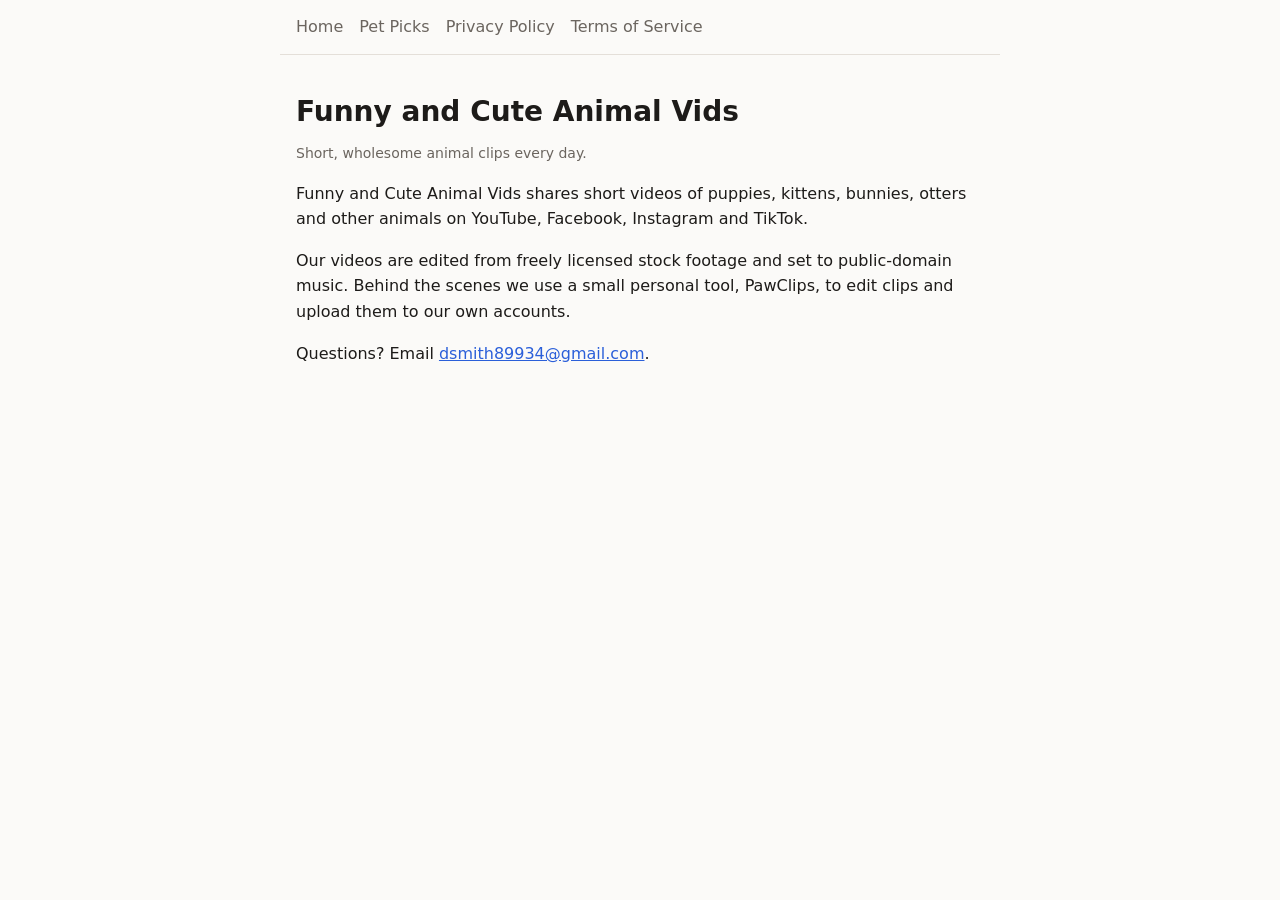
<file: index.html>
<!doctype html>
<html lang="en"><head><meta charset="utf-8"><meta name="viewport" content="width=device-width, initial-scale=1">
<title>Funny and Cute Animal Vids</title><link rel="stylesheet" href="style.css"></head>
<body>
<nav><a href="./">Home</a><a href="picks.html">Pet Picks</a><a href="privacy.html">Privacy Policy</a><a href="terms.html">Terms of Service</a></nav>
<main>
<h1>Funny and Cute Animal Vids</h1>
<p class="muted">Short, wholesome animal clips every day.</p>
<p>Funny and Cute Animal Vids shares short videos of puppies, kittens, bunnies, otters and other animals on YouTube, Facebook, Instagram and TikTok.</p>
<p>Our videos are edited from freely licensed stock footage and set to public-domain music. Behind the scenes we use a small personal tool, PawClips, to edit clips and upload them to our own accounts.</p>
<p>Questions? Email <a href="mailto:dsmith89934@gmail.com">dsmith89934@gmail.com</a>.</p>
</main></body></html>
</file>
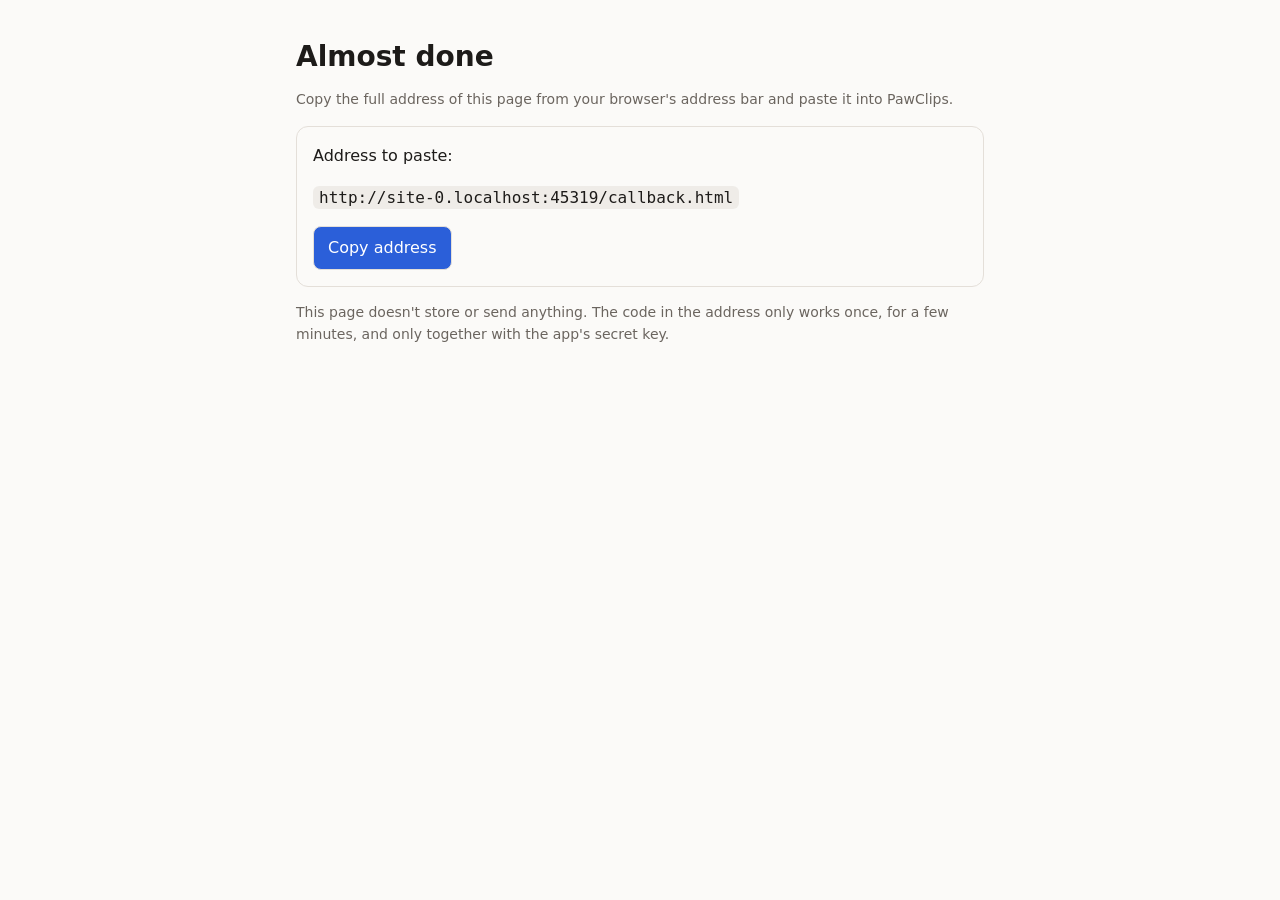
<file: callback.html>
<!doctype html>
<html lang="en"><head><meta charset="utf-8"><meta name="viewport" content="width=device-width, initial-scale=1">
<meta name="robots" content="noindex"><meta name="referrer" content="no-referrer">
<title>TikTok connected</title><link rel="stylesheet" href="style.css"></head>
<body>
<main>
<h1 id="h">Almost done</h1>
<p id="msg" class="muted">Copy the full address of this page from your browser's address bar and paste it into PawClips.</p>
<div class="box">
 <p style="margin-top:0">Address to paste:</p>
 <p><span class="code" id="url"></span></p>
 <button id="copy" type="button">Copy address</button>
</div>
<p class="muted">This page doesn't store or send anything. The code in the address only works once, for a few minutes, and only together with the app's secret key.</p>
</main>
<script>
  var url = location.href;
  var q = new URLSearchParams(location.search);
  document.getElementById('url').textContent = url;
  if (q.get('error')) {
    document.getElementById('h').textContent = 'TikTok login was cancelled';
    document.getElementById('msg').textContent = 'TikTok said: ' + (q.get('error_description') || q.get('error')) + '. Run the login command again.';
  }
  document.getElementById('copy').onclick = function () {
    navigator.clipboard.writeText(url).then(function () {
      document.getElementById('copy').textContent = 'Copied';
    });
  };
</script>
</body></html>
</file>
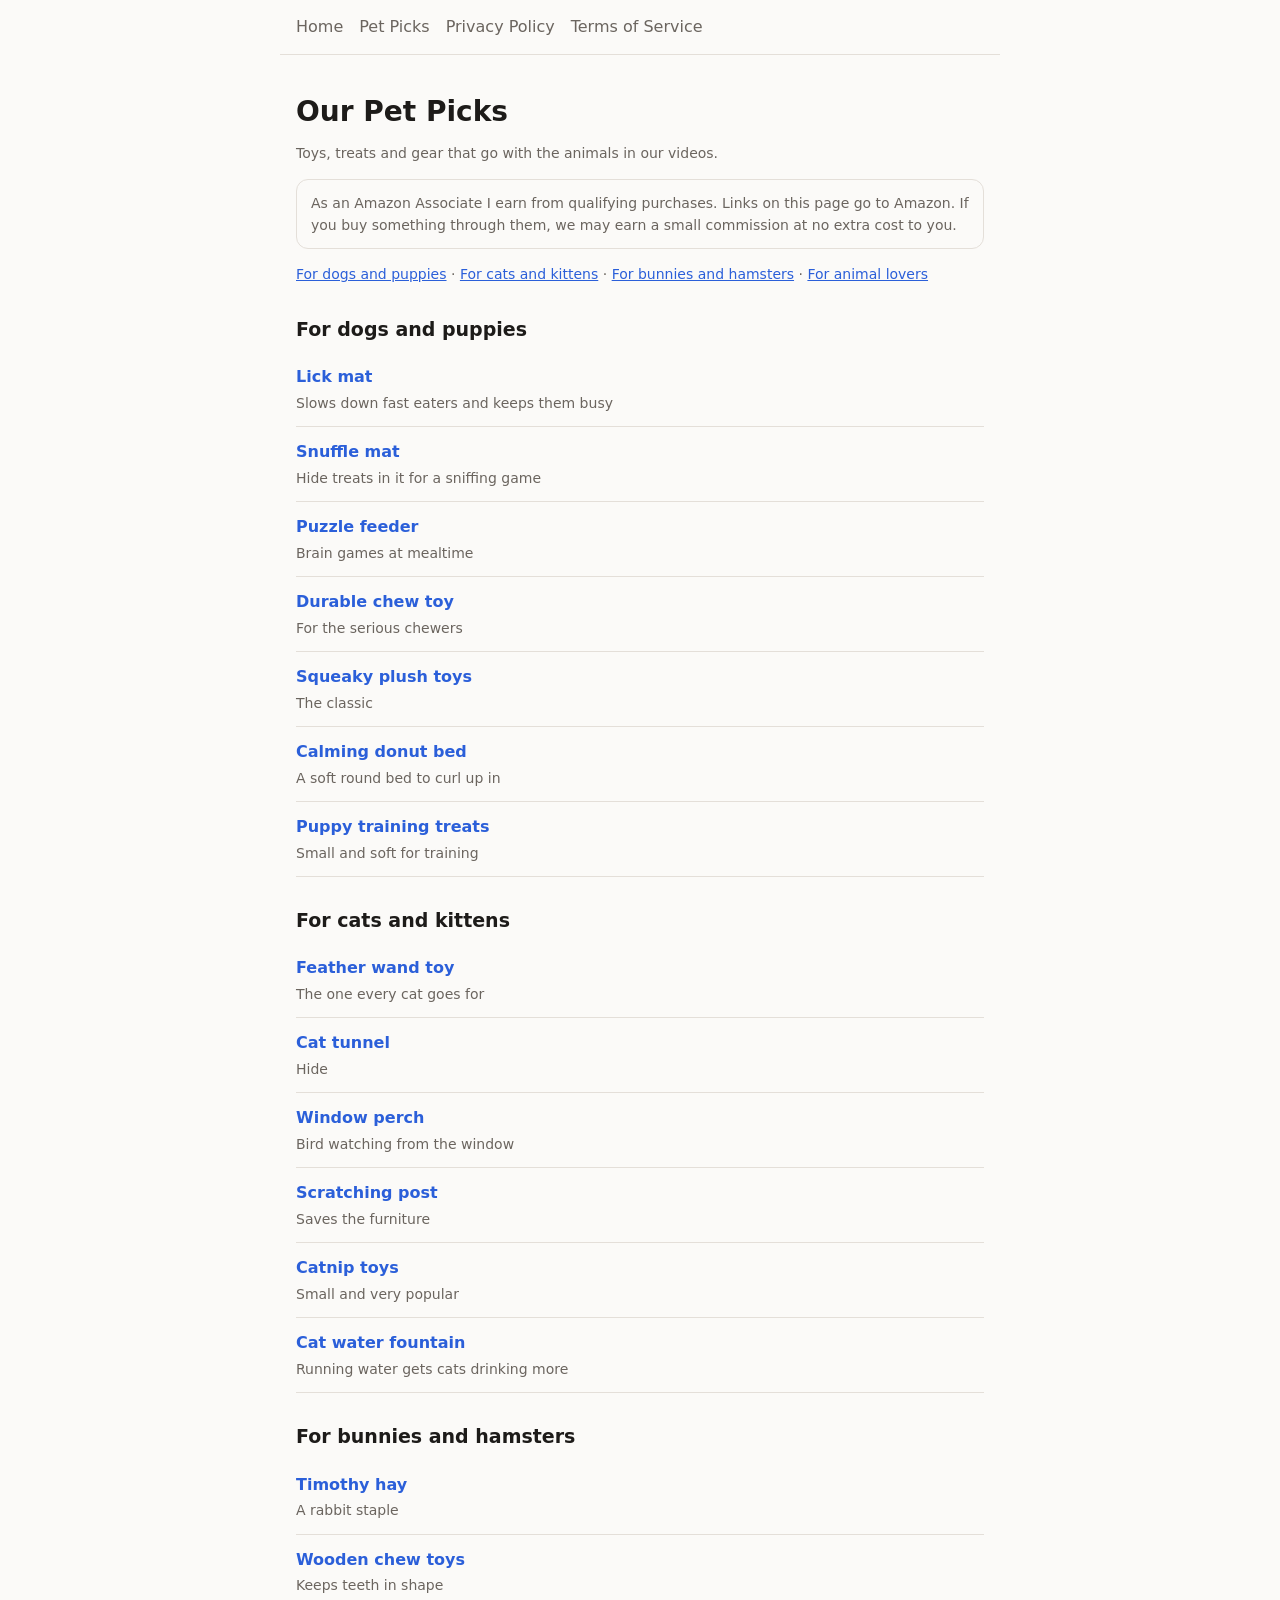
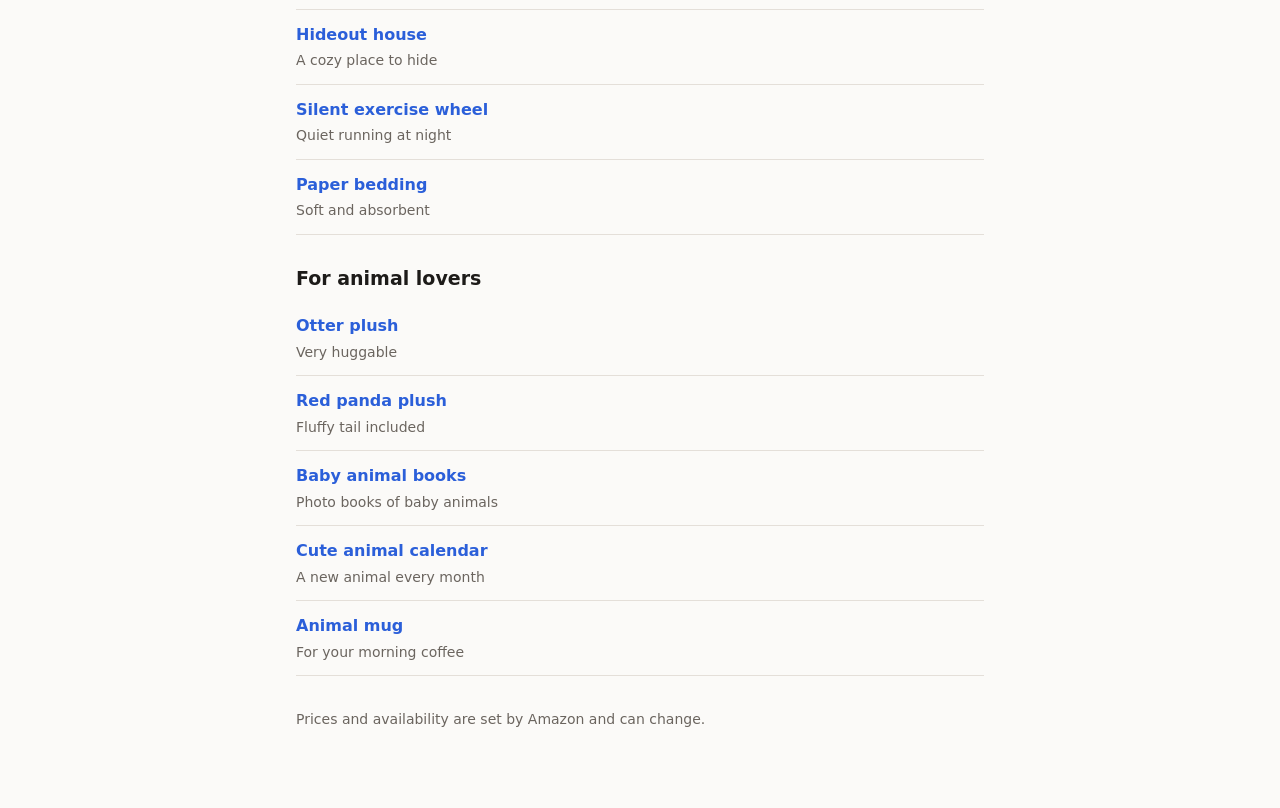
<file: picks.html>
<!doctype html>
<html lang="en"><head><meta charset="utf-8"><meta name="viewport" content="width=device-width, initial-scale=1">
<title>Our Pet Picks</title><link rel="stylesheet" href="style.css">
<style>
 .picks { list-style:none; padding:0; margin:8px 0 0 }
 .picks li { padding:12px 0; border-bottom:1px solid var(--line); display:flex; flex-direction:column; gap:2px }
 .picks a { font-weight:600; text-decoration:none } .note { color:var(--muted); font-size:14px }
 .disclosure { border:1px solid var(--line); border-radius:12px; padding:12px 14px; font-size:14px; color:var(--muted) }
 .toc { font-size:14px; color:var(--muted) }
</style></head>
<body>
<nav><a href="./">Home</a><a href="picks.html">Pet Picks</a><a href="privacy.html">Privacy Policy</a><a href="terms.html">Terms of Service</a></nav>
<main>
<h1>Our Pet Picks</h1>
<p class="muted">Toys, treats and gear that go with the animals in our videos.</p>
<p class="disclosure">As an Amazon Associate I earn from qualifying purchases. Links on this page go to Amazon. If you buy something through them,
we may earn a small commission at no extra cost to you.</p>
<p class="toc"><a href="#dogs">For dogs and puppies</a> · <a href="#cats">For cats and kittens</a> · <a href="#small-pets">For bunnies and hamsters</a> · <a href="#animal-lovers">For animal lovers</a></p>
<section id="dogs">
 <h2>For dogs and puppies</h2>
 <ul class="picks">
  <li><a href="https://www.amazon.com/s?k=lick+mat+for+dogs" target="_blank" rel="sponsored noopener">Lick mat</a><span class="note">Slows down fast eaters and keeps them busy</span></li>
  <li><a href="https://www.amazon.com/s?k=snuffle+mat+for+dogs" target="_blank" rel="sponsored noopener">Snuffle mat</a><span class="note">Hide treats in it for a sniffing game</span></li>
  <li><a href="https://www.amazon.com/s?k=dog+puzzle+toy" target="_blank" rel="sponsored noopener">Puzzle feeder</a><span class="note">Brain games at mealtime</span></li>
  <li><a href="https://www.amazon.com/s?k=durable+dog+chew+toy" target="_blank" rel="sponsored noopener">Durable chew toy</a><span class="note">For the serious chewers</span></li>
  <li><a href="https://www.amazon.com/s?k=squeaky+plush+dog+toys" target="_blank" rel="sponsored noopener">Squeaky plush toys</a><span class="note">The classic</span></li>
  <li><a href="https://www.amazon.com/s?k=calming+donut+dog+bed" target="_blank" rel="sponsored noopener">Calming donut bed</a><span class="note">A soft round bed to curl up in</span></li>
  <li><a href="https://www.amazon.com/s?k=puppy+training+treats" target="_blank" rel="sponsored noopener">Puppy training treats</a><span class="note">Small and soft for training</span></li>
 </ul>
</section>
<section id="cats">
 <h2>For cats and kittens</h2>
 <ul class="picks">
  <li><a href="https://www.amazon.com/s?k=cat+feather+wand+toy" target="_blank" rel="sponsored noopener">Feather wand toy</a><span class="note">The one every cat goes for</span></li>
  <li><a href="https://www.amazon.com/s?k=cat+tunnel" target="_blank" rel="sponsored noopener">Cat tunnel</a><span class="note">Hide</span></li>
  <li><a href="https://www.amazon.com/s?k=cat+window+perch" target="_blank" rel="sponsored noopener">Window perch</a><span class="note">Bird watching from the window</span></li>
  <li><a href="https://www.amazon.com/s?k=tall+cat+scratching+post" target="_blank" rel="sponsored noopener">Scratching post</a><span class="note">Saves the furniture</span></li>
  <li><a href="https://www.amazon.com/s?k=catnip+toys" target="_blank" rel="sponsored noopener">Catnip toys</a><span class="note">Small and very popular</span></li>
  <li><a href="https://www.amazon.com/s?k=cat+water+fountain" target="_blank" rel="sponsored noopener">Cat water fountain</a><span class="note">Running water gets cats drinking more</span></li>
 </ul>
</section>
<section id="small-pets">
 <h2>For bunnies and hamsters</h2>
 <ul class="picks">
  <li><a href="https://www.amazon.com/s?k=timothy+hay+for+rabbits" target="_blank" rel="sponsored noopener">Timothy hay</a><span class="note">A rabbit staple</span></li>
  <li><a href="https://www.amazon.com/s?k=rabbit+wooden+chew+toys" target="_blank" rel="sponsored noopener">Wooden chew toys</a><span class="note">Keeps teeth in shape</span></li>
  <li><a href="https://www.amazon.com/s?k=small+animal+hideout" target="_blank" rel="sponsored noopener">Hideout house</a><span class="note">A cozy place to hide</span></li>
  <li><a href="https://www.amazon.com/s?k=silent+hamster+wheel" target="_blank" rel="sponsored noopener">Silent exercise wheel</a><span class="note">Quiet running at night</span></li>
  <li><a href="https://www.amazon.com/s?k=paper+bedding+small+animals" target="_blank" rel="sponsored noopener">Paper bedding</a><span class="note">Soft and absorbent</span></li>
 </ul>
</section>
<section id="animal-lovers">
 <h2>For animal lovers</h2>
 <ul class="picks">
  <li><a href="https://www.amazon.com/s?k=otter+plush" target="_blank" rel="sponsored noopener">Otter plush</a><span class="note">Very huggable</span></li>
  <li><a href="https://www.amazon.com/s?k=red+panda+plush" target="_blank" rel="sponsored noopener">Red panda plush</a><span class="note">Fluffy tail included</span></li>
  <li><a href="https://www.amazon.com/s?k=baby+animals+photo+book" target="_blank" rel="sponsored noopener">Baby animal books</a><span class="note">Photo books of baby animals</span></li>
  <li><a href="https://www.amazon.com/s?k=cute+animals+wall+calendar" target="_blank" rel="sponsored noopener">Cute animal calendar</a><span class="note">A new animal every month</span></li>
  <li><a href="https://www.amazon.com/s?k=cute+animal+mug" target="_blank" rel="sponsored noopener">Animal mug</a><span class="note">For your morning coffee</span></li>
 </ul>
</section>
<p class="muted" style="margin-top:32px">Prices and availability are set by Amazon and can change.</p>
</main></body></html>
</file>
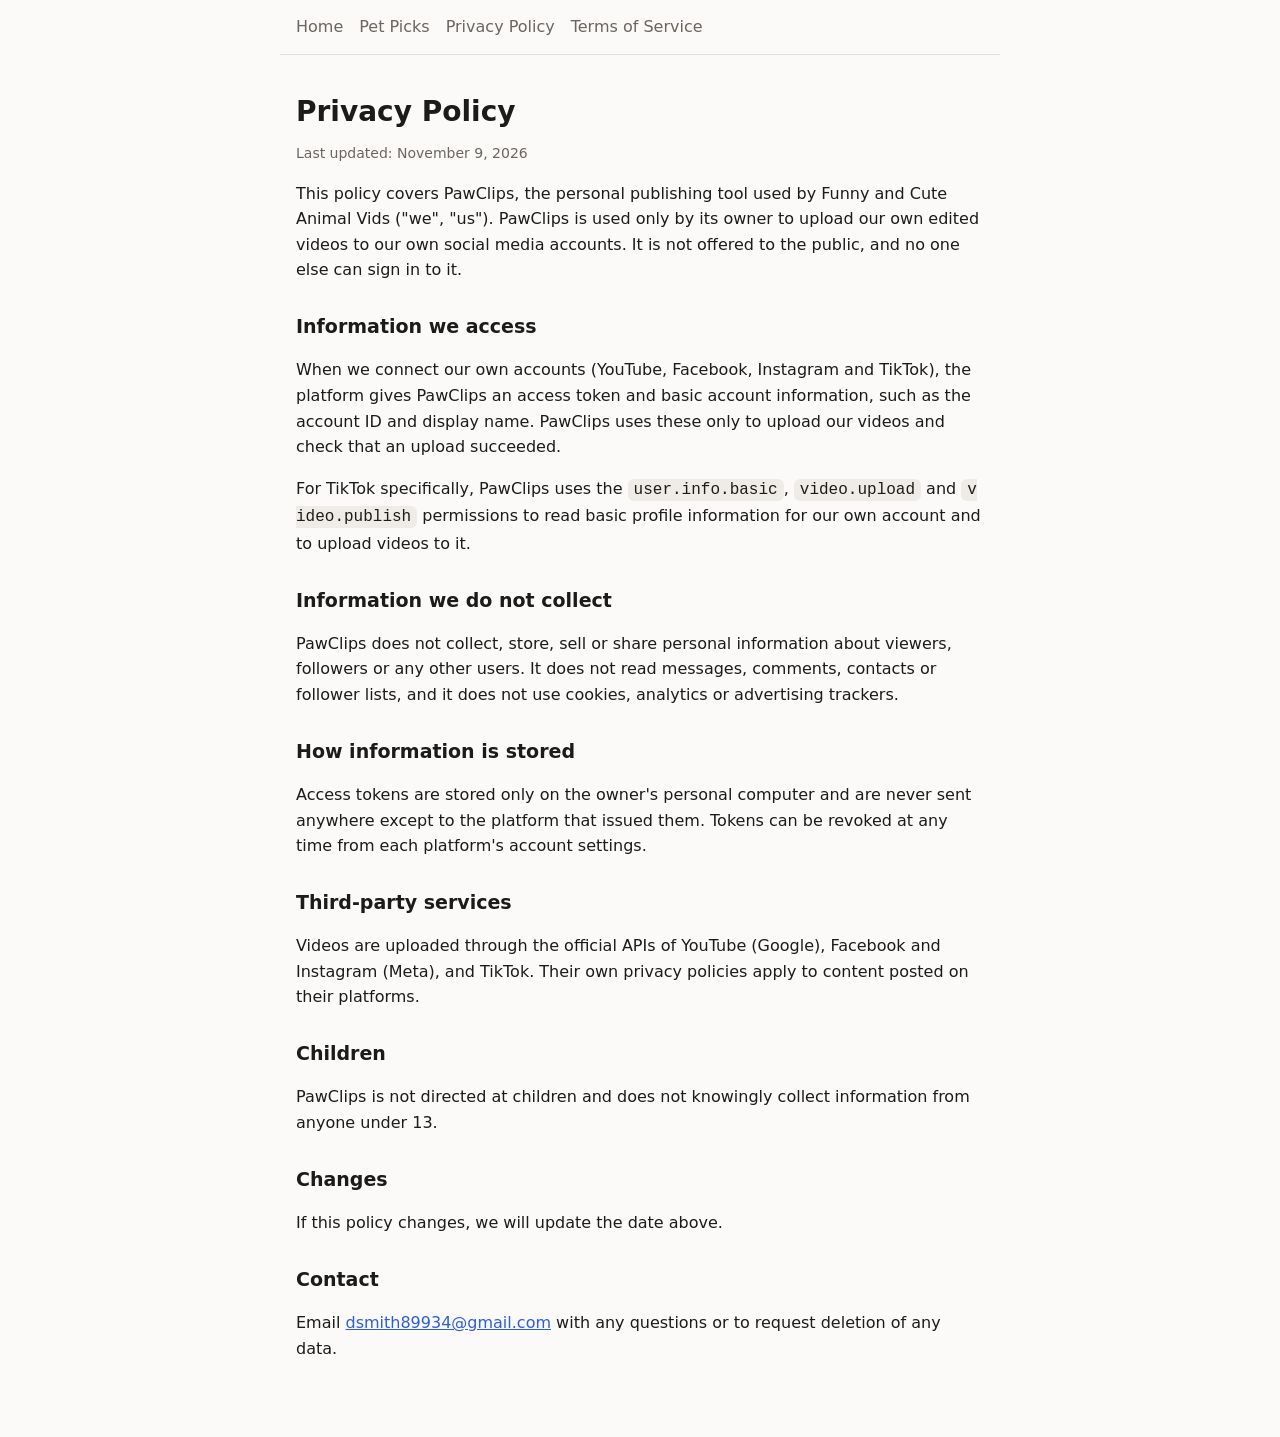
<file: privacy.html>
<!doctype html>
<html lang="en"><head><meta charset="utf-8"><meta name="viewport" content="width=device-width, initial-scale=1">
<title>Privacy Policy</title><link rel="stylesheet" href="style.css"></head>
<body>
<nav><a href="./">Home</a><a href="picks.html">Pet Picks</a><a href="privacy.html">Privacy Policy</a><a href="terms.html">Terms of Service</a></nav>
<main>
<h1>Privacy Policy</h1>
<p class="muted">Last updated: November 9, 2026</p>

<p>This policy covers PawClips, the personal publishing tool used by Funny and Cute Animal Vids ("we", "us"). PawClips is used only by its owner to upload our own edited videos to our own social media accounts. It is not offered to the public, and no one else can sign in to it.</p>

<h2>Information we access</h2>
<p>When we connect our own accounts (YouTube, Facebook, Instagram and TikTok), the platform gives PawClips an access token and basic account information, such as the account ID and display name. PawClips uses these only to upload our videos and check that an upload succeeded.</p>
<p>For TikTok specifically, PawClips uses the <code>user.info.basic</code>, <code>video.upload</code> and <code>video.publish</code> permissions to read basic profile information for our own account and to upload videos to it.</p>

<h2>Information we do not collect</h2>
<p>PawClips does not collect, store, sell or share personal information about viewers, followers or any other users. It does not read messages, comments, contacts or follower lists, and it does not use cookies, analytics or advertising trackers.</p>

<h2>How information is stored</h2>
<p>Access tokens are stored only on the owner's personal computer and are never sent anywhere except to the platform that issued them. Tokens can be revoked at any time from each platform's account settings.</p>

<h2>Third-party services</h2>
<p>Videos are uploaded through the official APIs of YouTube (Google), Facebook and Instagram (Meta), and TikTok. Their own privacy policies apply to content posted on their platforms.</p>

<h2>Children</h2>
<p>PawClips is not directed at children and does not knowingly collect information from anyone under 13.</p>

<h2>Changes</h2>
<p>If this policy changes, we will update the date above.</p>

<h2>Contact</h2>
<p>Email <a href="mailto:dsmith89934@gmail.com">dsmith89934@gmail.com</a> with any questions or to request deletion of any data.</p>
</main></body></html>
</file>
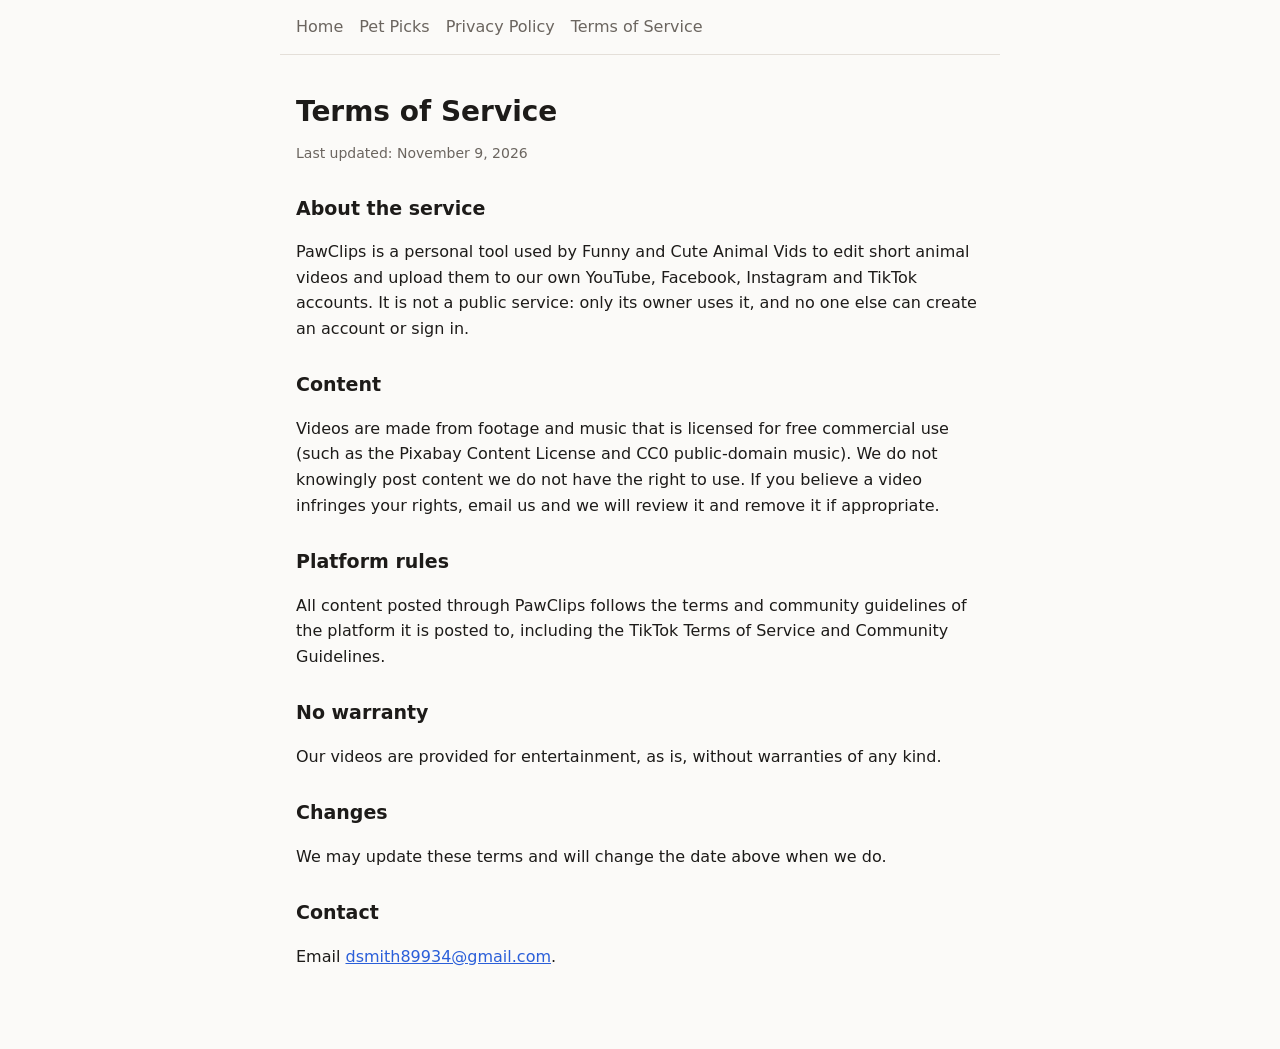
<file: terms.html>
<!doctype html>
<html lang="en"><head><meta charset="utf-8"><meta name="viewport" content="width=device-width, initial-scale=1">
<title>Terms of Service</title><link rel="stylesheet" href="style.css"></head>
<body>
<nav><a href="./">Home</a><a href="picks.html">Pet Picks</a><a href="privacy.html">Privacy Policy</a><a href="terms.html">Terms of Service</a></nav>
<main>
<h1>Terms of Service</h1>
<p class="muted">Last updated: November 9, 2026</p>

<h2>About the service</h2>
<p>PawClips is a personal tool used by Funny and Cute Animal Vids to edit short animal videos and upload them to our own YouTube, Facebook, Instagram and TikTok accounts. It is not a public service: only its owner uses it, and no one else can create an account or sign in.</p>

<h2>Content</h2>
<p>Videos are made from footage and music that is licensed for free commercial use (such as the Pixabay Content License and CC0 public-domain music). We do not knowingly post content we do not have the right to use. If you believe a video infringes your rights, email us and we will review it and remove it if appropriate.</p>

<h2>Platform rules</h2>
<p>All content posted through PawClips follows the terms and community guidelines of the platform it is posted to, including the TikTok Terms of Service and Community Guidelines.</p>

<h2>No warranty</h2>
<p>Our videos are provided for entertainment, as is, without warranties of any kind.</p>

<h2>Changes</h2>
<p>We may update these terms and will change the date above when we do.</p>

<h2>Contact</h2>
<p>Email <a href="mailto:dsmith89934@gmail.com">dsmith89934@gmail.com</a>.</p>
</main></body></html>
</file>
<file: style.css>
:root { --bg:#fbfaf8; --ink:#1d1b19; --muted:#6b655f; --line:#e4dfd9; --accent:#2b5fd9; }
@media (prefers-color-scheme: dark) { :root { --bg:#161514; --ink:#eeeae5; --muted:#a39d96; --line:#35322f; --accent:#7aa2ff; } }
* { box-sizing: border-box }
body { margin:0; background:var(--bg); color:var(--ink); font:16px/1.6 system-ui, -apple-system, Segoe UI, sans-serif; }
main { max-width: 720px; margin: 0 auto; padding: 40px 16px 64px; }
h1 { font-size: 28px; line-height: 1.2; margin: 0 0 4px; }
h2 { font-size: 19px; margin: 28px 0 6px; }
p, li { color: var(--ink); }
.muted { color: var(--muted); font-size: 14px; }
a { color: var(--accent); }
nav { display:flex; gap:16px; padding: 14px 16px; border-bottom:1px solid var(--line); max-width:720px; margin:0 auto; }
nav a { text-decoration:none; color:var(--muted); }
code, .code { font-family: ui-monospace, Consolas, monospace; background: color-mix(in srgb, var(--line) 50%, transparent); padding: 2px 6px; border-radius: 6px; word-break: break-all; }
.box { border:1px solid var(--line); border-radius:12px; padding:16px; margin-top:16px; }
button { font:inherit; padding:8px 14px; border-radius:8px; border:1px solid var(--line); background:var(--accent); color:#fff; cursor:pointer; }
</file>
